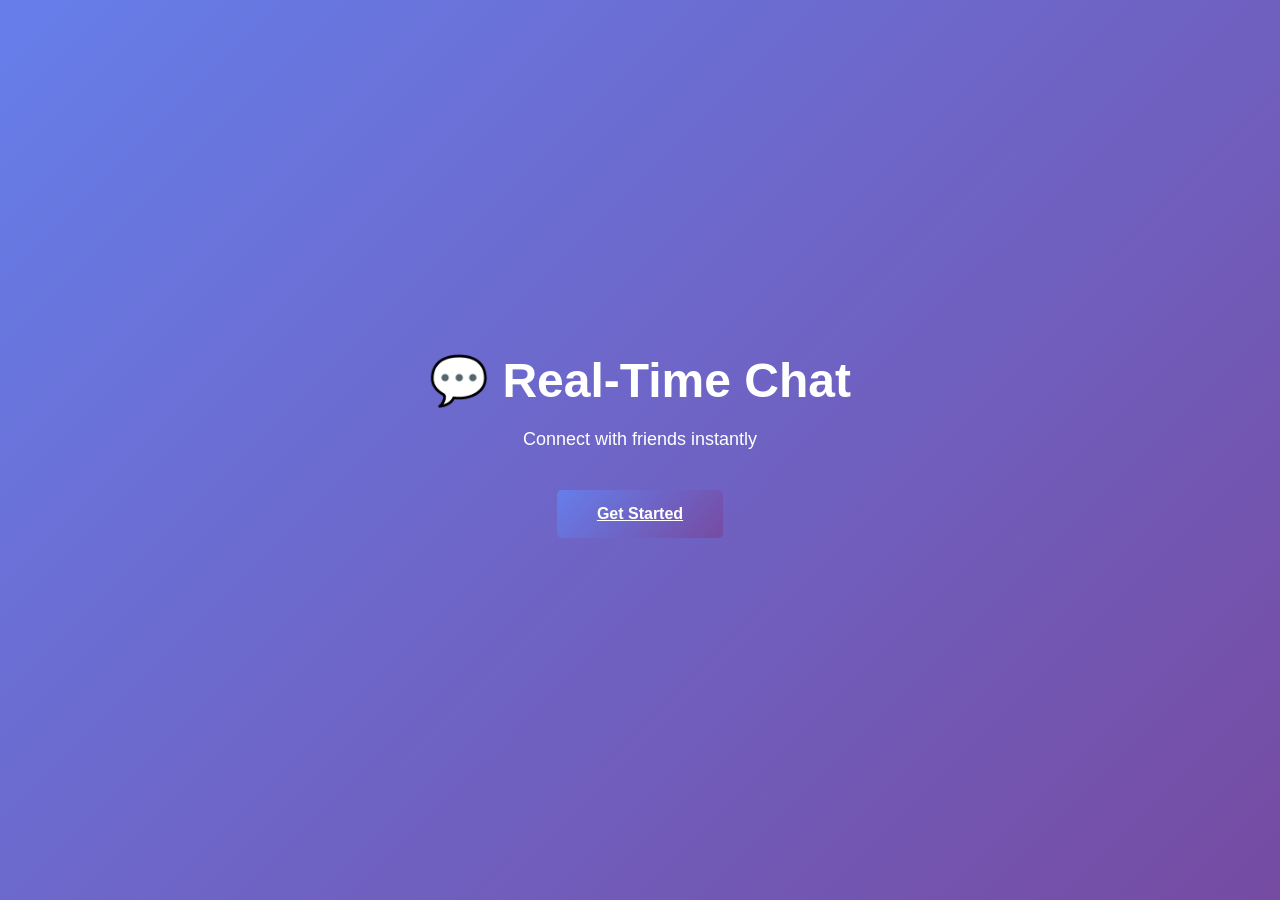
<file: frontend/index.html>
<!DOCTYPE html>
<html lang="en">
<head>
	<meta charset="UTF-8">
	<meta name="viewport" content="width=device-width, initial-scale=1.0">
	<title>Chat App - Welcome</title>
	<link rel="stylesheet" href="css/style.css">
	<style>
		.welcome-container {
			text-align: center;
			color: white;
		}

		.welcome-container h1 {
			font-size: 48px;
			margin-bottom: 20px;
		}

		.welcome-container p {
			font-size: 18px;
			margin-bottom: 30px;
		}

		.welcome-container .btn {
			width: auto;
			display: inline-block;
			padding: 15px 40px;
			margin: 10px;
			font-size: 16px;
		}
	</style>
</head>
<body>
	<div class="welcome-container">
		<h1>💬 Real-Time Chat</h1>
		<p>Connect with friends instantly</p>
		<a href="login.html" class="btn btn-primary">Get Started</a>
	</div>
</body>
</html>
</file>
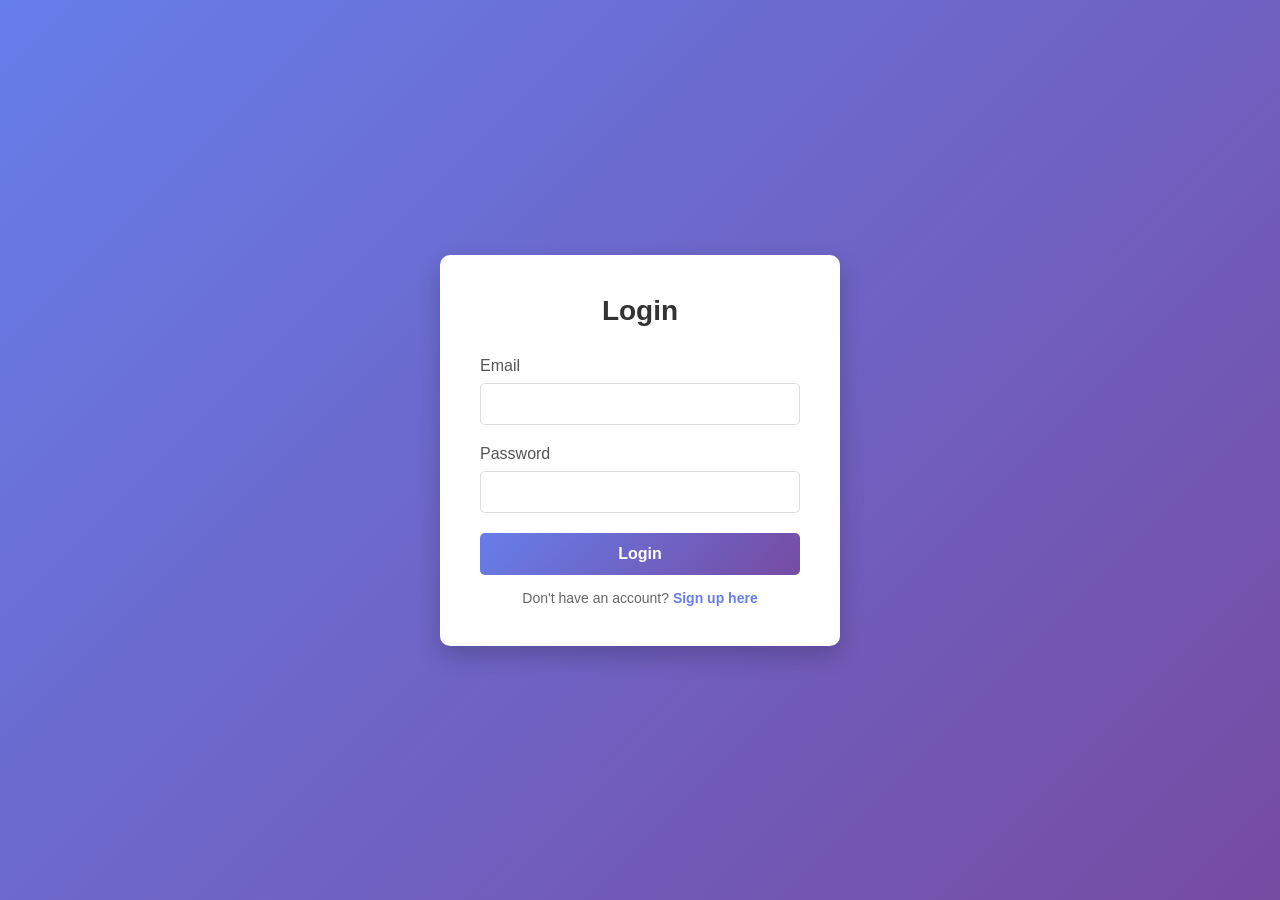
<file: frontend/chat.html>
<!DOCTYPE html>
<html lang="en">
<head>
	<meta charset="UTF-8">
	<meta name="viewport" content="width=device-width, initial-scale=1.0">
	<title>Chat App</title>
	<link rel="stylesheet" href="css/style.css">
</head>
<body>
	<div class="chat-container">
		<!-- Sidebar with users list -->
		<div class="sidebar">
			<div class="sidebar-header">
				<h2>Users</h2>
				<button id="logoutBtn" class="logout-btn">Logout</button>
			</div>
			<div id="usersList" class="users-list"></div>
		</div>

		<!-- Main chat area -->
		<div class="chat-area">
			<div id="chatHeader" class="chat-header">
				<h3>Select a user to start chatting</h3>
			</div>

			<div id="messagesList" class="messages">
				<div class="no-chat-selected">👋 Select a user from the list to start chatting</div>
			</div>

			<div class="message-input-area">
				<input type="text" id="messageInput" placeholder="Type a message...">
				<button id="sendBtn" class="send-btn">Send</button>
			</div>
		</div>
	</div>

	<script src="js/api.js"></script>
	<script src="js/auth.js"></script>
	<script src="js/chat.js"></script>
</body>
</html>
</file>
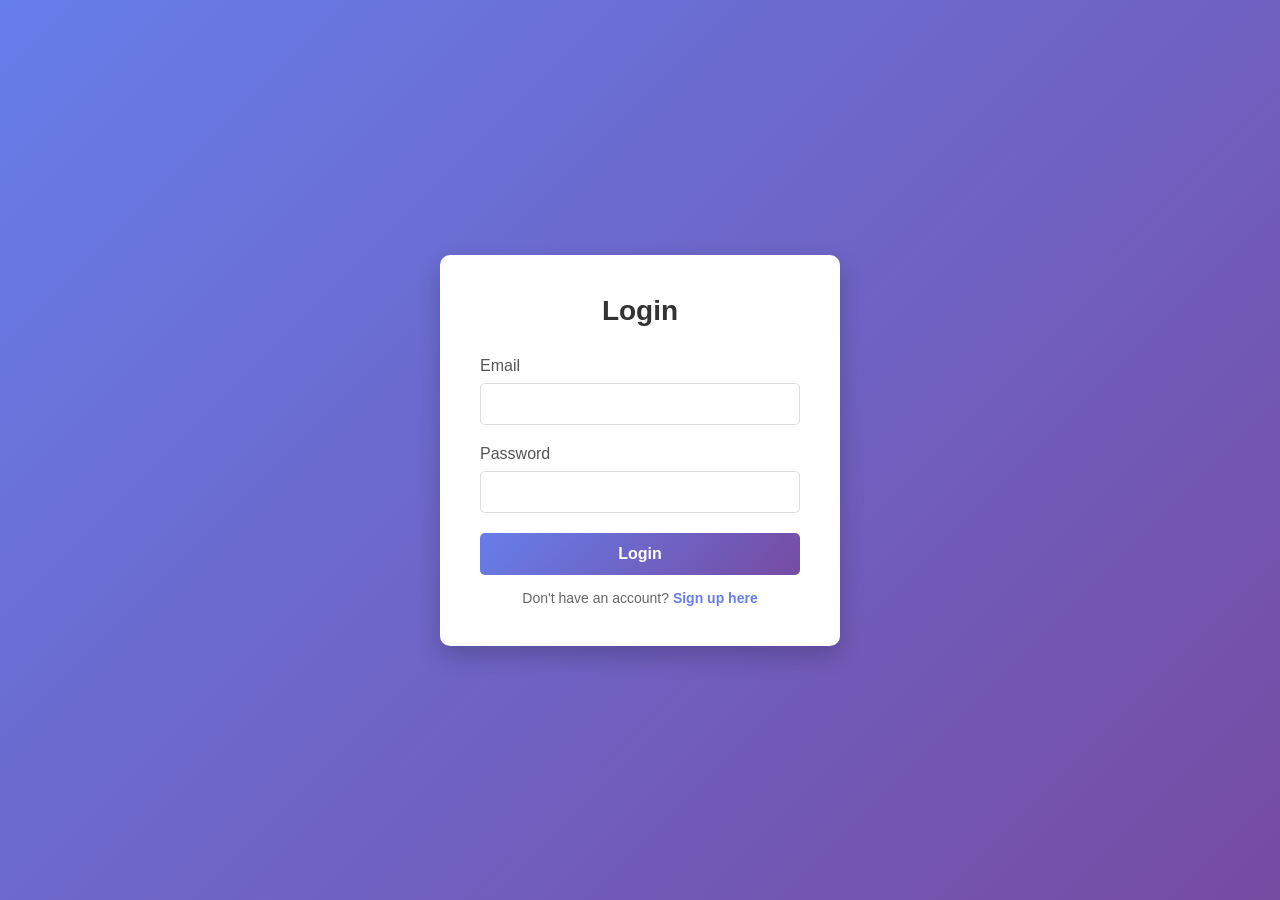
<file: frontend/login.html>
<!DOCTYPE html>
<html lang="en">
<head>
	<meta charset="UTF-8">
	<meta name="viewport" content="width=device-width, initial-scale=1.0">
	<title>Chat App - Login</title>
	<link rel="stylesheet" href="css/style.css">
</head>
<body>
	<div class="auth-container">
		<div id="loginContainer">
			<h1>Login</h1>

			<div id="loginError" class="error"></div>

			<form id="loginForm">
				<div class="form-group">
					<label for="loginEmail">Email</label>
					<input type="email" id="loginEmail" name="email" required>
				</div>

				<div class="form-group">
					<label for="loginPassword">Password</label>
					<input type="password" id="loginPassword" name="password" required>
				</div>

				<button type="submit" class="btn btn-primary">Login</button>
			</form>

			<div class="auth-link">
				Don't have an account? <a class="auth-toggle" href="#">Sign up here</a>
			</div>
		</div>

		<div id="registerContainer" style="display: none;">
			<h1>Register</h1>

			<div id="registerError" class="error"></div>
			<div id="registerSuccess" class="success"></div>

			<form id="registerForm">
				<div class="form-group">
					<label for="registerUsername">Username</label>
					<input type="text" id="registerUsername" name="username" required>
				</div>

				<div class="form-group">
					<label for="registerEmail">Email</label>
					<input type="email" id="registerEmail" name="email" required>
				</div>

				<div class="form-group">
					<label for="registerPassword">Password</label>
					<input type="password" id="registerPassword" name="password" required>
				</div>

				<div class="form-group">
					<label for="registerConfirmPassword">Confirm Password</label>
					<input type="password" id="registerConfirmPassword" name="confirmPassword" required>
				</div>

				<button type="submit" class="btn btn-primary">Register</button>
			</form>

			<div class="auth-link">
				Already have an account? <a class="auth-toggle" href="#">Login here</a>
			</div>
		</div>
	</div>

	<script src="js/api.js"></script>
	<script src="js/auth.js"></script>
</body>
</html>
</file>
<file: frontend/css/style.css>
* {
	margin: 0;
	padding: 0;
	box-sizing: border-box;
}

body {
	font-family: 'Segoe UI', Tahoma, Geneva, Verdana, sans-serif;
	background: linear-gradient(135deg, #667eea 0%, #764ba2 100%);
	min-height: 100vh;
	display: flex;
	justify-content: center;
	align-items: center;
}

/* ===== Auth Pages (Login & Register) ===== */

.auth-container {
	background: white;
	border-radius: 10px;
	box-shadow: 0 10px 25px rgba(0, 0, 0, 0.2);
	width: 100%;
	max-width: 400px;
	padding: 40px;
}

.auth-container h1 {
	text-align: center;
	color: #333;
	margin-bottom: 30px;
	font-size: 28px;
}

.form-group {
	margin-bottom: 20px;
}

.form-group label {
	display: block;
	margin-bottom: 8px;
	color: #555;
	font-weight: 500;
}

.form-group input {
	width: 100%;
	padding: 12px;
	border: 1px solid #ddd;
	border-radius: 5px;
	font-size: 14px;
	transition: border-color 0.3s;
}

.form-group input:focus {
	outline: none;
	border-color: #667eea;
	box-shadow: 0 0 5px rgba(102, 126, 234, 0.3);
}

.btn {
	width: 100%;
	padding: 12px;
	border: none;
	border-radius: 5px;
	font-size: 16px;
	font-weight: 600;
	cursor: pointer;
	transition: all 0.3s;
	margin-bottom: 15px;
}

.btn-primary {
	background: linear-gradient(135deg, #667eea 0%, #764ba2 100%);
	color: white;
}

.btn-primary:hover {
	transform: translateY(-2px);
	box-shadow: 0 5px 15px rgba(102, 126, 234, 0.4);
}

.btn-primary:active {
	transform: translateY(0);
}

.auth-link {
	text-align: center;
	color: #666;
	font-size: 14px;
}

.auth-link a {
	color: #667eea;
	text-decoration: none;
	font-weight: 600;
	cursor: pointer;
}

.auth-link a:hover {
	text-decoration: underline;
}

.error {
	background-color: #fee;
	color: #c33;
	padding: 12px;
	border-radius: 5px;
	margin-bottom: 20px;
	border-left: 4px solid #c33;
	display: none;
}

.error.show {
	display: block;
}

.success {
	background-color: #efe;
	color: #3c3;
	padding: 12px;
	border-radius: 5px;
	margin-bottom: 20px;
	border-left: 4px solid #3c3;
	display: none;
}

.success.show {
	display: block;
}

/* ===== Chat Page ===== */

.chat-container {
	display: flex;
	height: 100vh;
	background: white;
}

.sidebar {
	width: 250px;
	background: #f5f5f5;
	border-right: 1px solid #ddd;
	display: flex;
	flex-direction: column;
	overflow: hidden;
}

.sidebar-header {
	padding: 20px;
	border-bottom: 1px solid #ddd;
	display: flex;
	justify-content: space-between;
	align-items: center;
}

.sidebar-header h2 {
	font-size: 18px;
	color: #333;
}

.logout-btn {
	background: #ff6b6b;
	color: white;
	border: none;
	padding: 8px 12px;
	border-radius: 5px;
	cursor: pointer;
	font-size: 12px;
	font-weight: 600;
}

.logout-btn:hover {
	background: #ff5252;
}

.users-list {
	flex: 1;
	overflow-y: auto;
	padding: 10px 0;
}

.user-item {
	padding: 15px 20px;
	cursor: pointer;
	border-left: 3px solid transparent;
	transition: all 0.2s;
}

.user-item:hover {
	background: #eee;
}

.user-item.active {
	background: #e8e8ff;
	border-left-color: #667eea;
}

.user-name {
	font-weight: 600;
	color: #333;
	margin-bottom: 5px;
}

.user-status {
	font-size: 12px;
	color: #999;
}

.user-status.online {
	color: #4caf50;
}

.user-status.offline {
	color: #999;
}

/* ===== Main Chat Area ===== */

.chat-area {
	flex: 1;
	display: flex;
	flex-direction: column;
	background: white;
}

.chat-header {
	padding: 20px;
	border-bottom: 1px solid #ddd;
	background: #f9f9f9;
}

.chat-header h3 {
	color: #333;
	font-size: 18px;
}

.messages {
	flex: 1;
	overflow-y: auto;
	padding: 20px;
	display: flex;
	flex-direction: column;
	gap: 15px;
	background: #fafafa;
}

.message {
	display: flex;
	gap: 10px;
	max-width: 70%;
}

.message.sent {
	align-self: flex-end;
	flex-direction: row-reverse;
}

.message-content {
	background: #667eea;
	color: white;
	padding: 12px 16px;
	border-radius: 10px;
	word-wrap: break-word;
}

.message.received .message-content {
	background: #e0e0e0;
	color: #333;
}

.message-time {
	font-size: 12px;
	color: #999;
	align-self: flex-end;
}

.message.sent .message-time {
	align-self: flex-end;
}

.typing-indicator {
	display: flex;
	gap: 5px;
	padding: 12px 16px;
	background: #e0e0e0;
	border-radius: 10px;
	width: fit-content;
}

.typing-dot {
	width: 8px;
	height: 8px;
	border-radius: 50%;
	background: #999;
	animation: bounce 1.4s infinite;
}

.typing-dot:nth-child(2) {
	animation-delay: 0.2s;
}

.typing-dot:nth-child(3) {
	animation-delay: 0.4s;
}

@keyframes bounce {
	0%, 80%, 100% {
		transform: translateY(0);
	}
	40% {
		transform: translateY(-10px);
	}
}

.no-chat-selected {
	display: flex;
	align-items: center;
	justify-content: center;
	color: #999;
	font-size: 18px;
}

/* ===== Message Input ===== */

.message-input-area {
	padding: 20px;
	border-top: 1px solid #ddd;
	display: flex;
	gap: 10px;
	background: white;
}

.message-input-area input {
	flex: 1;
	padding: 12px 16px;
	border: 1px solid #ddd;
	border-radius: 5px;
	font-size: 14px;
}

.message-input-area input:focus {
	outline: none;
	border-color: #667eea;
}

.send-btn {
	background: #667eea;
	color: white;
	border: none;
	padding: 12px 24px;
	border-radius: 5px;
	cursor: pointer;
	font-weight: 600;
	transition: all 0.3s;
}

.send-btn:hover {
	background: #5568d3;
	transform: translateY(-2px);
}

.send-btn:active {
	transform: translateY(0);
}

/* ===== Responsive Design ===== */

@media (max-width: 768px) {
	.chat-container {
		flex-direction: column;
	}

	.sidebar {
		width: 100%;
		max-height: 150px;
		border-right: none;
		border-bottom: 1px solid #ddd;
		flex-direction: row;
		overflow-x: auto;
	}

	.sidebar-header {
		flex-shrink: 0;
	}

	.users-list {
		flex-direction: row;
		display: flex;
		overflow-x: auto;
	}

	.user-item {
		flex-shrink: 0;
	}

	.message {
		max-width: 90%;
	}

	.auth-container {
		max-width: 90%;
	}
}
</file>
